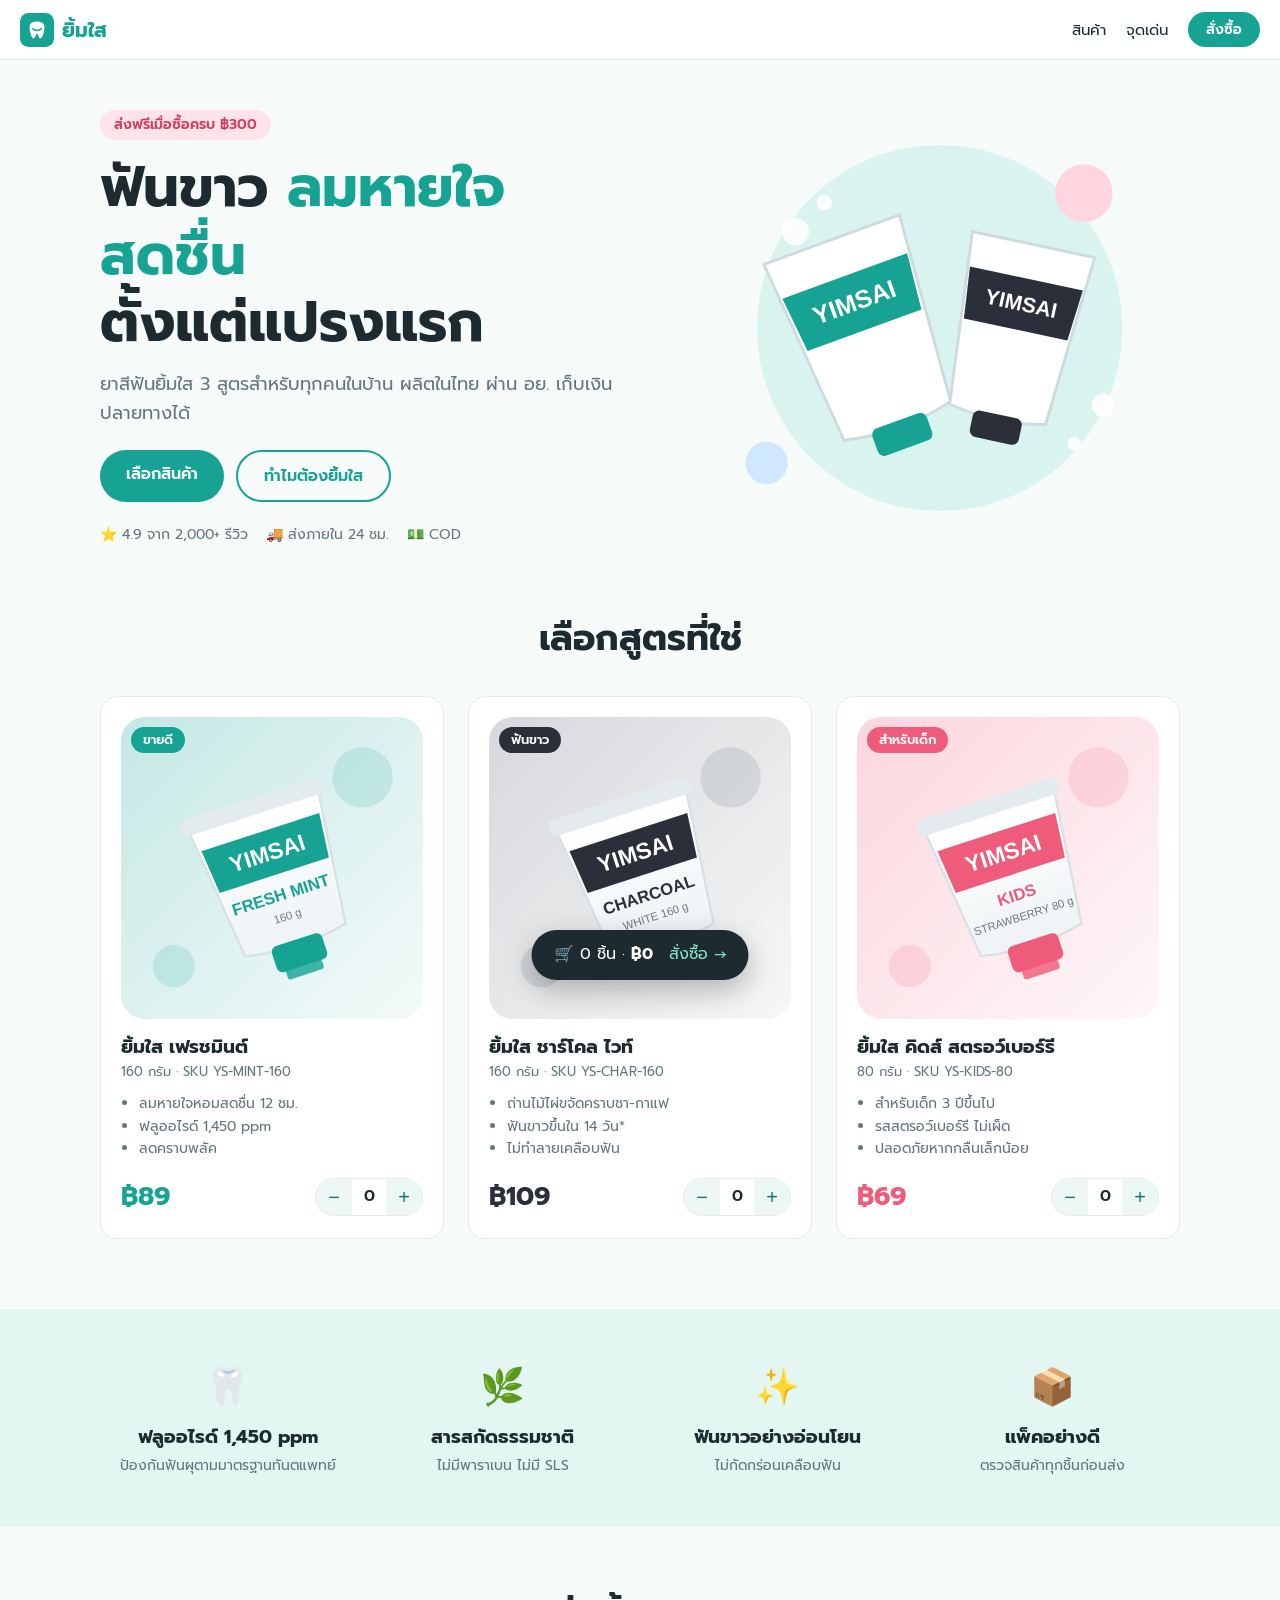
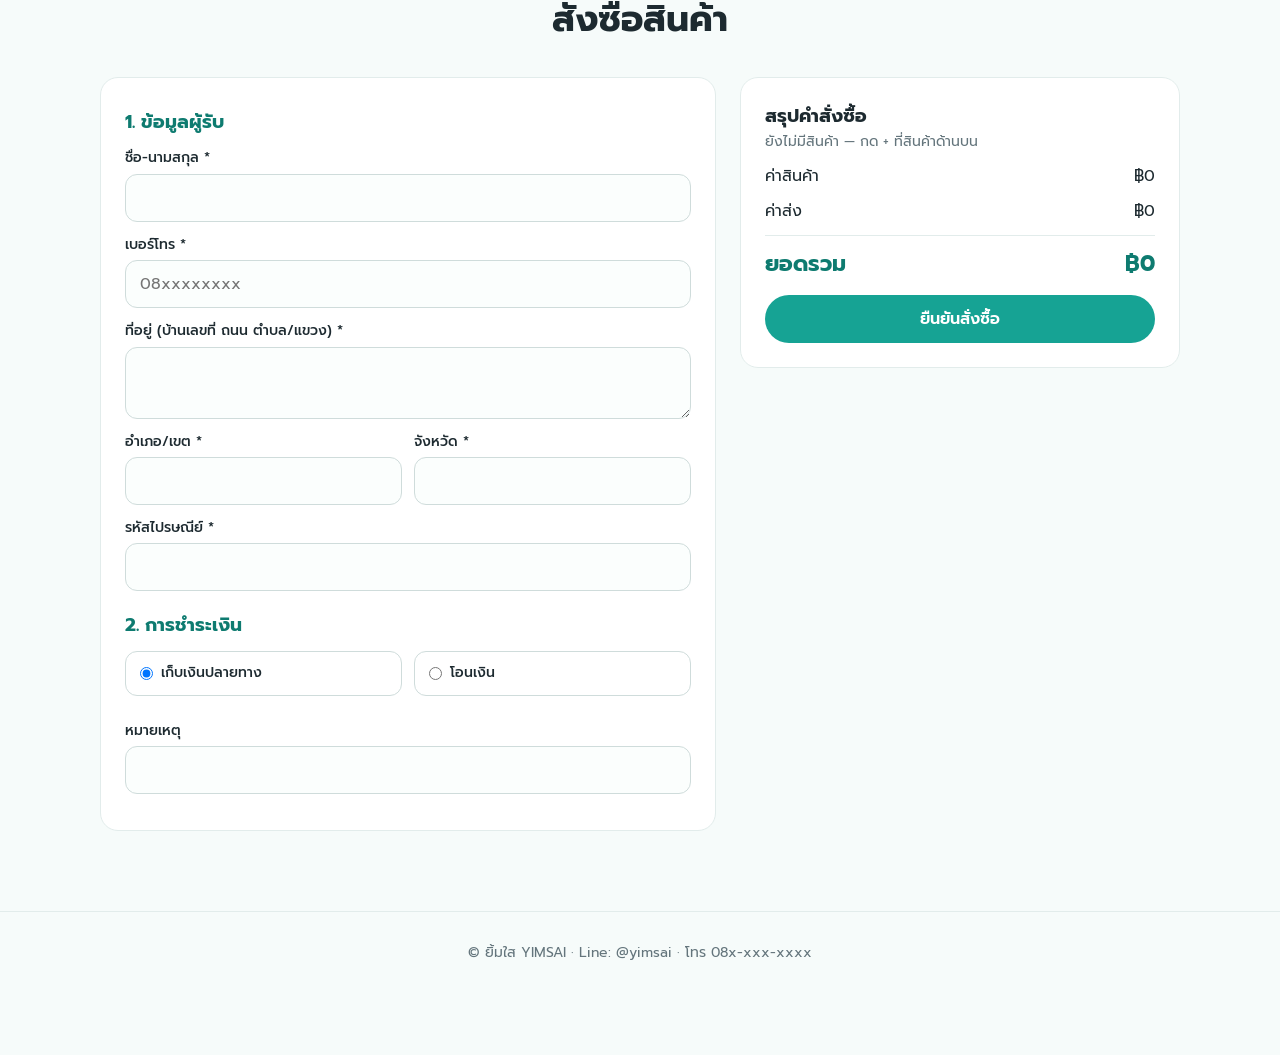
<file: index.html>
<!DOCTYPE html>
<html lang="th">
<head>
  <meta charset="UTF-8">
  <meta name="viewport" content="width=device-width, initial-scale=1">
  <title>ยิ้มใส YIMSAI | ยาสีฟันฟันขาว ลมหายใจสดชื่น</title>
  <meta name="description" content="ยาสีฟันยิ้มใส 3 สูตร เฟรชมินต์ ชาร์โคล และสูตรเด็ก สั่งง่าย ส่งไวทั่วไทย เก็บเงินปลายทางได้">
  <link rel="icon" href="images/logo.svg">
  <link rel="preconnect" href="https://fonts.googleapis.com">
  <link href="https://fonts.googleapis.com/css2?family=Prompt:wght@400;500;600;700&display=swap" rel="stylesheet">
  <link rel="stylesheet" href="css/style.css">
</head>
<body>
  <header class="nav">
    <a class="brand" href="#"><img src="images/logo.svg" alt=""> ยิ้มใส</a>
    <nav><a href="#products">สินค้า</a><a href="#why">จุดเด่น</a><a href="#order" class="btn sm">สั่งซื้อ</a></nav>
  </header>

  <section class="hero wrap">
    <div>
      <span class="pill">ส่งฟรีเมื่อซื้อครบ ฿300</span>
      <h1>ฟันขาว <em>ลมหายใจสดชื่น</em><br>ตั้งแต่แปรงแรก</h1>
      <p>ยาสีฟันยิ้มใส 3 สูตรสำหรับทุกคนในบ้าน ผลิตในไทย ผ่าน อย. เก็บเงินปลายทางได้</p>
      <div class="row"><a href="#products" class="btn">เลือกสินค้า</a><a href="#why" class="btn ghost">ทำไมต้องยิ้มใส</a></div>
      <ul class="trust"><li>⭐ 4.9 จาก 2,000+ รีวิว</li><li>🚚 ส่งภายใน 24 ชม.</li><li>💵 COD</li></ul>
    </div>
    <img src="images/hero.svg" alt="ยาสีฟันยิ้มใส" class="hero-img">
  </section>

  <section id="products" class="wrap">
    <h2>เลือกสูตรที่ใช่</h2>
    <div class="grid" id="productGrid"></div>
  </section>

  <section id="why" class="why">
    <div class="wrap grid4">
      <div><b>🦷</b><h3>ฟลูออไรด์ 1,450 ppm</h3><p>ป้องกันฟันผุตามมาตรฐานทันตแพทย์</p></div>
      <div><b>🌿</b><h3>สารสกัดธรรมชาติ</h3><p>ไม่มีพาราเบน ไม่มี SLS</p></div>
      <div><b>✨</b><h3>ฟันขาวอย่างอ่อนโยน</h3><p>ไม่กัดกร่อนเคลือบฟัน</p></div>
      <div><b>📦</b><h3>แพ็คอย่างดี</h3><p>ตรวจสินค้าทุกชิ้นก่อนส่ง</p></div>
    </div>
  </section>

  <section id="order" class="wrap">
    <h2>สั่งซื้อสินค้า</h2>
    <div class="order">
      <form id="orderForm" novalidate>
        <h3>1. ข้อมูลผู้รับ</h3>
        <label>ชื่อ-นามสกุล *<input name="name" required maxlength="100" autocomplete="name"></label>
        <label>เบอร์โทร *<input name="phone" required inputmode="numeric" maxlength="12" placeholder="08xxxxxxxx" autocomplete="tel"></label>
        <label>ที่อยู่ (บ้านเลขที่ ถนน ตำบล/แขวง) *<textarea name="address" required maxlength="300" rows="2"></textarea></label>
        <div class="two">
          <label>อำเภอ/เขต *<input name="district" required maxlength="100"></label>
          <label>จังหวัด *<input name="province" required maxlength="100"></label>
        </div>
        <label>รหัสไปรษณีย์ *<input name="postcode" required inputmode="numeric" maxlength="5"></label>
        <h3>2. การชำระเงิน</h3>
        <div class="pay">
          <label><input type="radio" name="payment" value="COD" checked> เก็บเงินปลายทาง</label>
          <label><input type="radio" name="payment" value="โอนเงิน"> โอนเงิน</label>
        </div>
        <label>หมายเหตุ<input name="note" maxlength="300"></label>
        <input name="website" class="hp" tabindex="-1" autocomplete="off" aria-hidden="true">
        <p class="err" id="formErr"></p>
      </form>

      <aside class="summary">
        <h3>สรุปคำสั่งซื้อ</h3>
        <div id="summaryLines"></div>
        <div class="tot"><span>ค่าสินค้า</span><span id="sSub">฿0</span></div>
        <div class="tot"><span>ค่าส่ง</span><span id="sShip">฿0</span></div>
        <div class="tot big"><span>ยอดรวม</span><span id="sTotal">฿0</span></div>
        <p class="hint" id="shipHint"></p>
        <button class="btn block" id="submitBtn" form="orderForm">ยืนยันสั่งซื้อ</button>
      </aside>
    </div>
  </section>

  <footer><div class="wrap">© ยิ้มใส YIMSAI · Line: @yimsai · โทร 08x-xxx-xxxx</div></footer>

  <a href="#order" class="cartbar" id="cartbar">🛒 <span id="cartCount">0</span> ชิ้น · <b id="cartTotal">฿0</b> <span>สั่งซื้อ →</span></a>

  <div class="modal" id="doneModal" hidden>
    <div class="box">
      <div class="ok">✓</div>
      <h3>สั่งซื้อสำเร็จ!</h3>
      <p>เลขที่คำสั่งซื้อ <b id="doneId"></b></p>
      <p>ยอดรวม <b id="doneTotal"></b></p>
      <p class="hint">เราจะแพ็คและส่งภายใน 24 ชม. ขอบคุณที่อุดหนุนครับ</p>
      <button class="btn" onclick="location.reload()">ตกลง</button>
    </div>
  </div>

  <script src="config.js"></script>
  <script src="js/shop.js"></script>
</body>
</html>
</file>
<file: css/style.css>
:root{--g:#16a394;--gd:#0e7b70;--ink:#1d2a30;--mut:#64757c;--bg:#f6fbfa;--line:#e2eceb;--r:18px}
*{box-sizing:border-box;margin:0;padding:0}
[hidden]{display:none!important}
html{scroll-behavior:smooth}
body{font-family:Prompt,system-ui,sans-serif;color:var(--ink);background:var(--bg);line-height:1.6}
img{max-width:100%;display:block}
a{color:inherit;text-decoration:none}
.wrap{max-width:1120px;margin:auto;padding:0 20px}
h2{font-size:clamp(26px,4vw,36px);text-align:center;margin:64px 0 28px}
.btn{display:inline-block;background:var(--g);color:#fff;border:0;border-radius:999px;padding:12px 26px;font:600 16px Prompt,sans-serif;cursor:pointer;transition:.2s}
.btn:hover{background:var(--gd)}.btn:disabled{opacity:.6;cursor:wait}
.btn.ghost{background:transparent;color:var(--g);border:2px solid var(--g)}
.btn.sm{padding:7px 18px;font-size:14px}.btn.block{width:100%;margin-top:14px}
.nav{position:sticky;top:0;z-index:10;display:flex;justify-content:space-between;align-items:center;padding:12px 20px;background:#ffffffd9;backdrop-filter:blur(8px);border-bottom:1px solid var(--line)}
.brand{display:flex;gap:8px;align-items:center;font-weight:700;font-size:20px;color:var(--g)}.brand img{width:34px}
.nav nav{display:flex;gap:20px;align-items:center;font-size:15px}
.hero{display:grid;grid-template-columns:1.1fr 1fr;gap:30px;align-items:center;padding-top:50px}
.pill{display:inline-block;background:#ffe3ea;color:#d43c5e;padding:4px 14px;border-radius:999px;font-size:14px;font-weight:600}
.hero h1{font-size:clamp(34px,5.5vw,56px);line-height:1.2;margin:14px 0}.hero h1 em{font-style:normal;color:var(--g)}
.hero p{color:var(--mut);font-size:18px;margin-bottom:22px}
.row{display:flex;gap:12px;flex-wrap:wrap}
.trust{display:flex;gap:18px;list-style:none;margin-top:22px;color:var(--mut);font-size:14px;flex-wrap:wrap}
.grid{display:grid;grid-template-columns:repeat(auto-fit,minmax(280px,1fr));gap:24px}
.card{position:relative;background:#fff;border-radius:var(--r);padding:20px;border:1px solid var(--line);transition:.2s}
.card:hover{transform:translateY(-4px);box-shadow:0 14px 30px #0b4a4314}
.card img{border-radius:14px;margin-bottom:14px}
.tag{position:absolute;top:30px;left:30px;background:var(--c);color:#fff;font-size:13px;padding:3px 12px;border-radius:999px;font-weight:600}
.size{color:var(--mut);font-size:13px}
.card ul{margin:10px 0 16px 18px;color:var(--mut);font-size:14px}
.buy{display:flex;justify-content:space-between;align-items:center}
.price{font-size:26px;color:var(--c)}
.step{display:flex;align-items:center;border:1px solid var(--line);border-radius:999px;overflow:hidden;background:#fff}
.step button{width:36px;height:36px;border:0;background:#eef7f5;font-size:20px;cursor:pointer;color:var(--gd)}
.step button:hover{background:#d9f4ef}.step span{min-width:34px;text-align:center;font-weight:600}
.why{background:#e3f6f2;margin-top:70px;padding:50px 0}
.grid4{display:grid;grid-template-columns:repeat(auto-fit,minmax(220px,1fr));gap:20px;text-align:center}
.grid4 b{font-size:36px}.grid4 h3{margin:6px 0 2px}.grid4 p{color:var(--mut);font-size:14px}
.order{display:grid;grid-template-columns:1.4fr 1fr;gap:24px;align-items:start}
form,.summary{background:#fff;border:1px solid var(--line);border-radius:var(--r);padding:24px}
form h3{margin:6px 0 10px;color:var(--gd)}form h3:not(:first-child){margin-top:20px}
label{display:block;font-size:14px;font-weight:500;margin-bottom:12px}
input,textarea{display:block;width:100%;margin-top:4px;padding:11px 14px;border:1px solid #cfdcdb;border-radius:12px;font:16px Prompt,sans-serif;background:#fbfefd}
input:focus,textarea:focus{outline:2px solid var(--g);border-color:transparent}
.two{display:grid;grid-template-columns:1fr 1fr;gap:12px}
.pay{display:flex;gap:12px;margin-bottom:12px}
.pay label{flex:1;display:flex;gap:8px;align-items:center;border:1px solid #cfdcdb;border-radius:12px;padding:10px 14px;cursor:pointer}
.pay input{width:auto;margin:0}
.hp{position:absolute;left:-9999px}
.err{color:#d43c5e;font-weight:500}
.summary{position:sticky;top:80px}
.line{display:flex;gap:10px;align-items:center;padding:10px 0;border-bottom:1px dashed var(--line)}
.line img{width:48px;border-radius:8px}.line div:nth-child(2){flex:1}.line small{display:block;color:var(--mut)}
.line .step button{width:28px;height:28px;font-size:16px}.line .step span{min-width:24px}
.tot{display:flex;justify-content:space-between;margin-top:10px}.tot.big{font-size:22px;font-weight:700;color:var(--gd);border-top:1px solid var(--line);padding-top:10px}
.hint{color:var(--mut);font-size:14px}
footer{margin-top:80px;padding:30px 0 90px;text-align:center;color:var(--mut);font-size:14px;border-top:1px solid var(--line)}
.cartbar{position:fixed;left:50%;bottom:-80px;transform:translateX(-50%);background:var(--ink);color:#fff;padding:12px 22px;border-radius:999px;box-shadow:0 10px 30px #0004;transition:.3s;z-index:20;white-space:nowrap}
.cartbar.show{bottom:20px}.cartbar span:last-child{margin-left:10px;color:#7fe3d3}
.modal{position:fixed;inset:0;background:#0007;display:grid;place-items:center;z-index:50;padding:20px}
.modal .box{background:#fff;border-radius:var(--r);padding:30px;text-align:center;max-width:380px;width:100%}
.ok{width:64px;height:64px;border-radius:50%;background:var(--g);color:#fff;font-size:34px;display:grid;place-items:center;margin:0 auto 10px}
.modal p{margin:6px 0}.modal .btn{margin-top:14px}
@media(max-width:800px){.hero,.order{grid-template-columns:1fr}.hero-img{max-width:380px;margin:auto}.summary{position:static}.nav nav a:not(.btn){display:none}}
</file>
